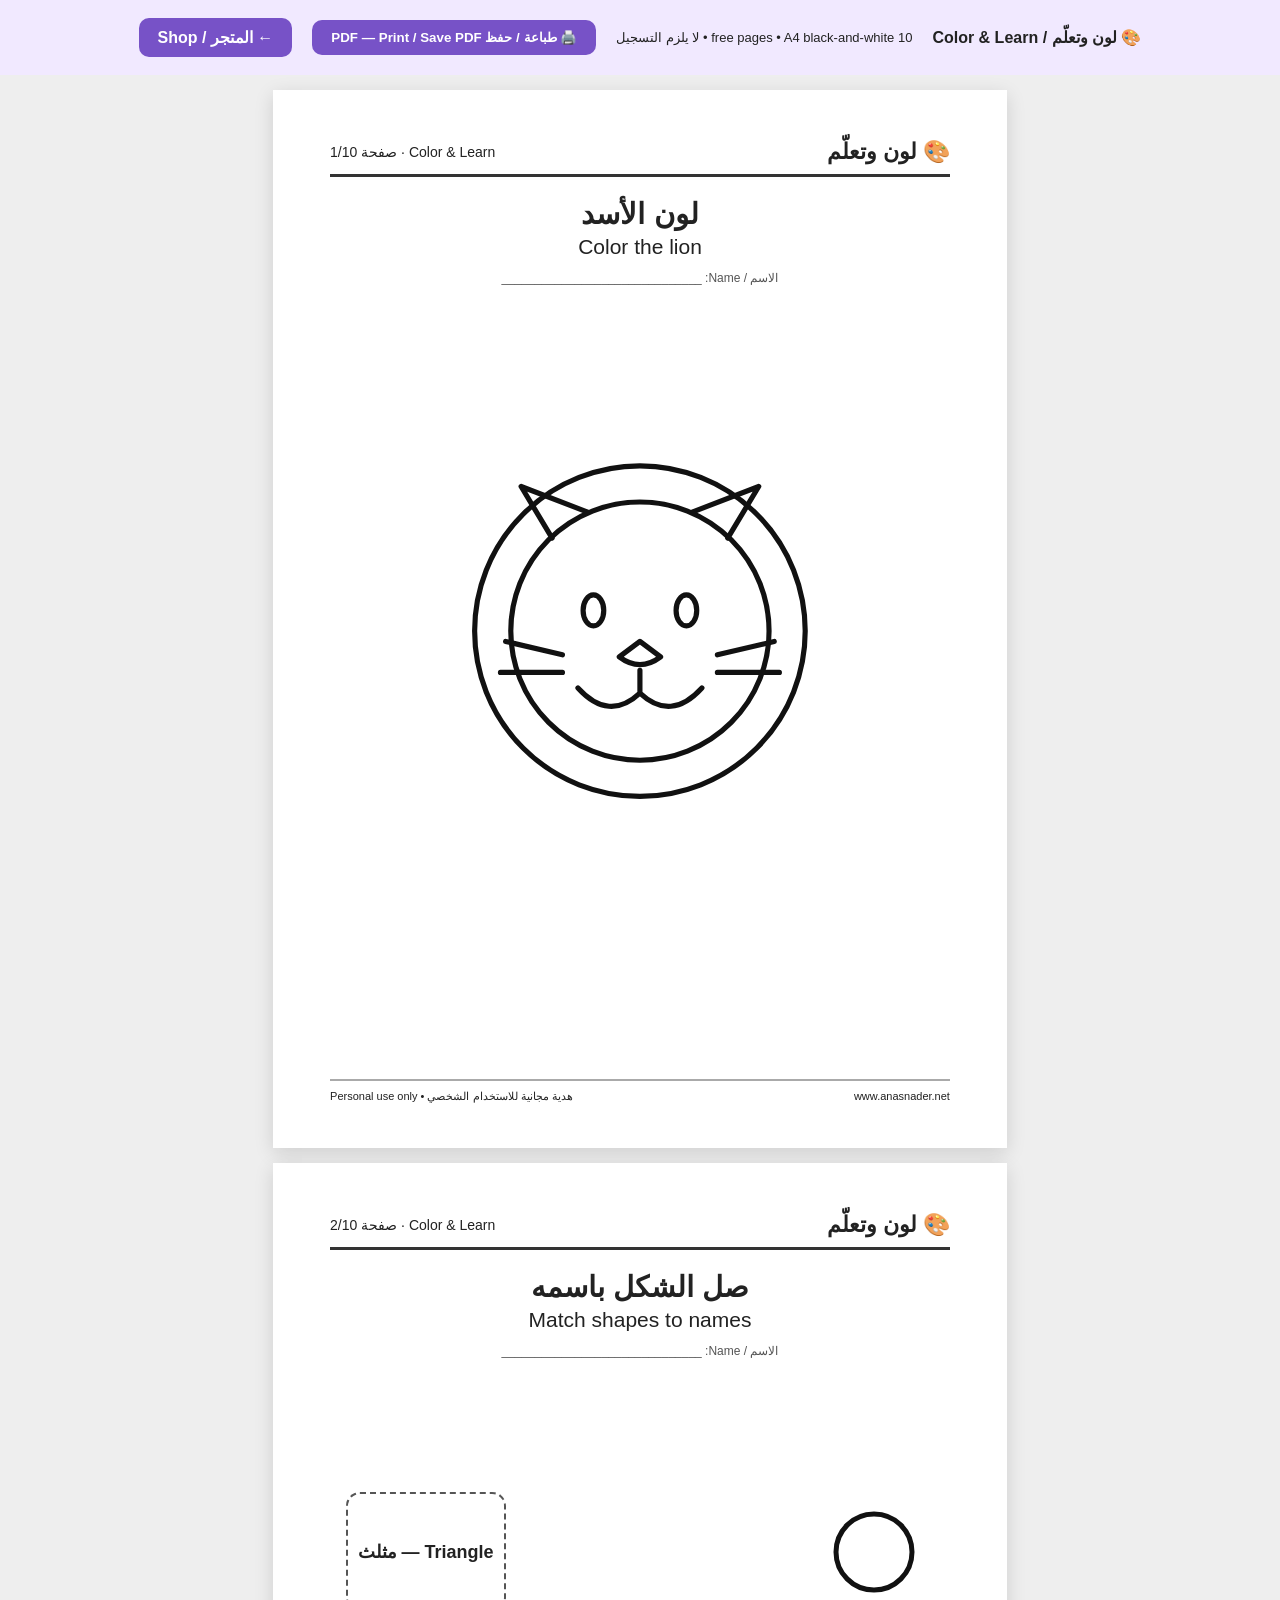
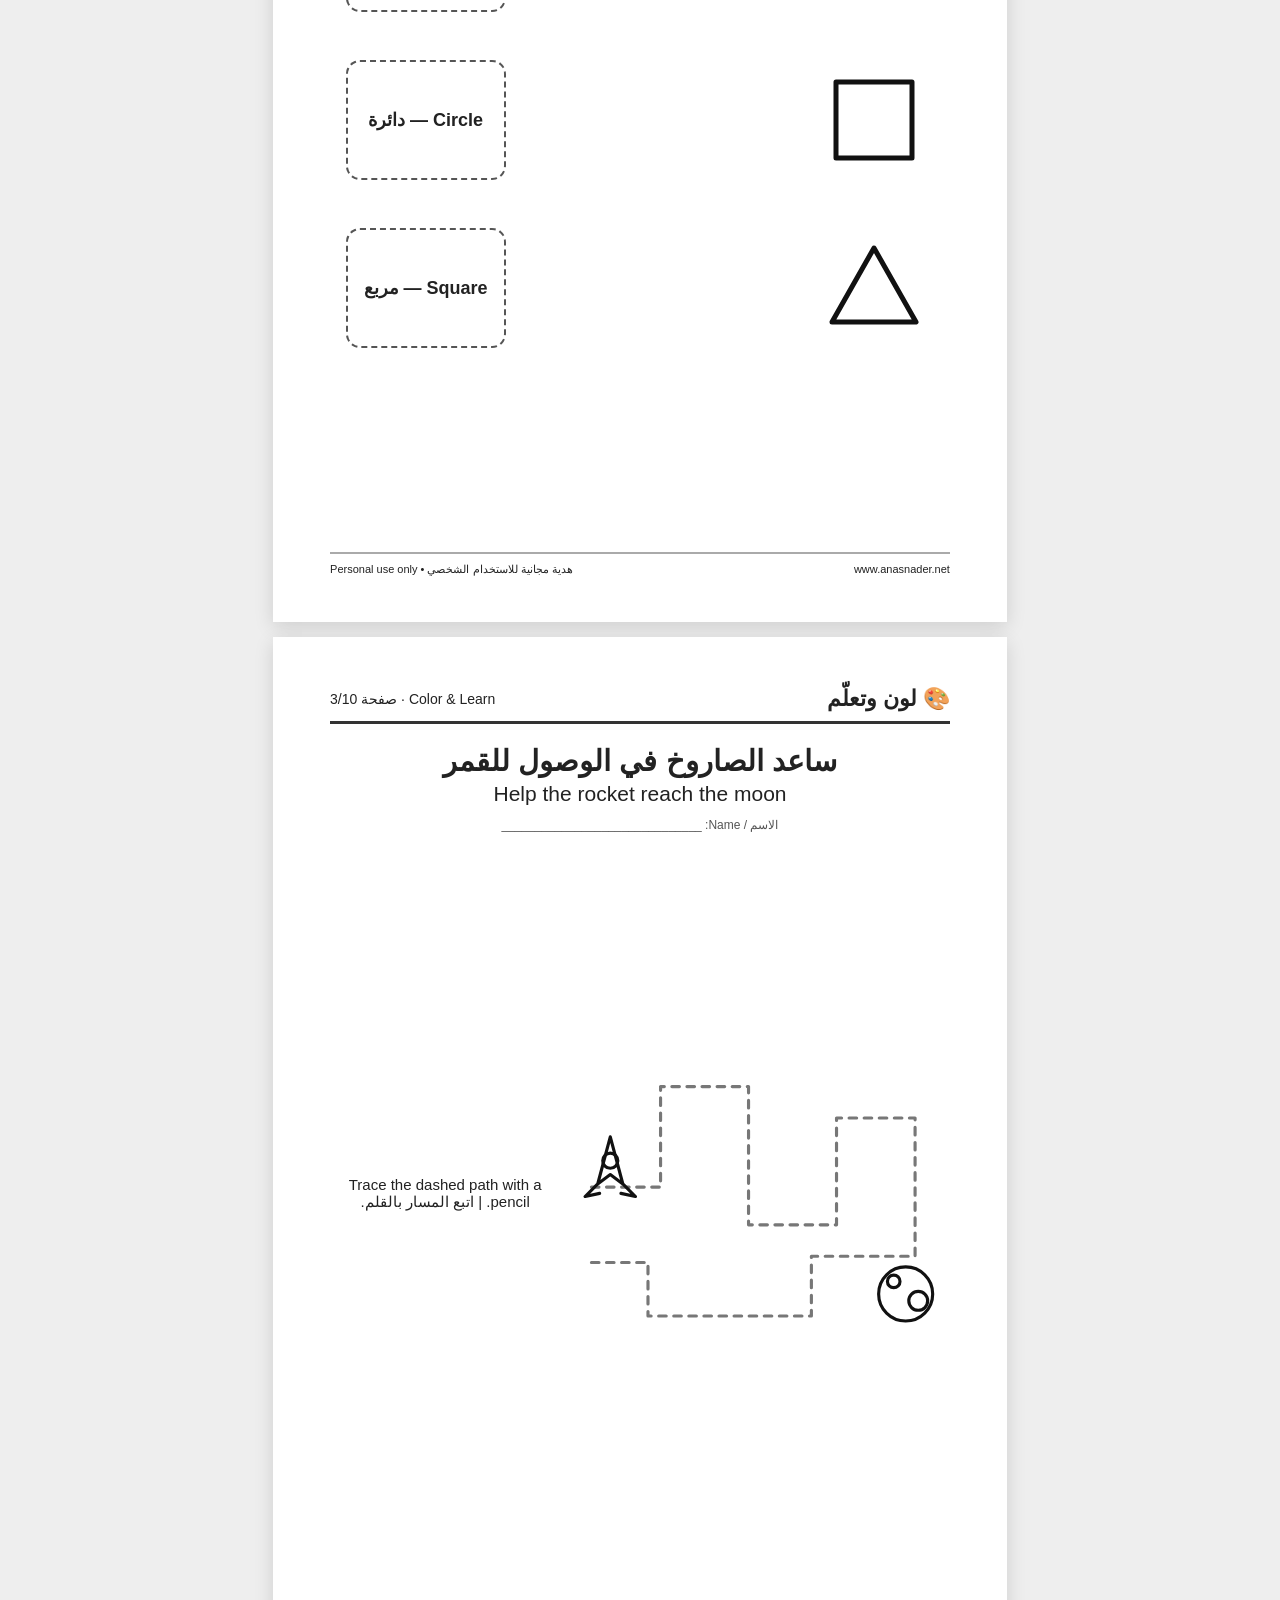
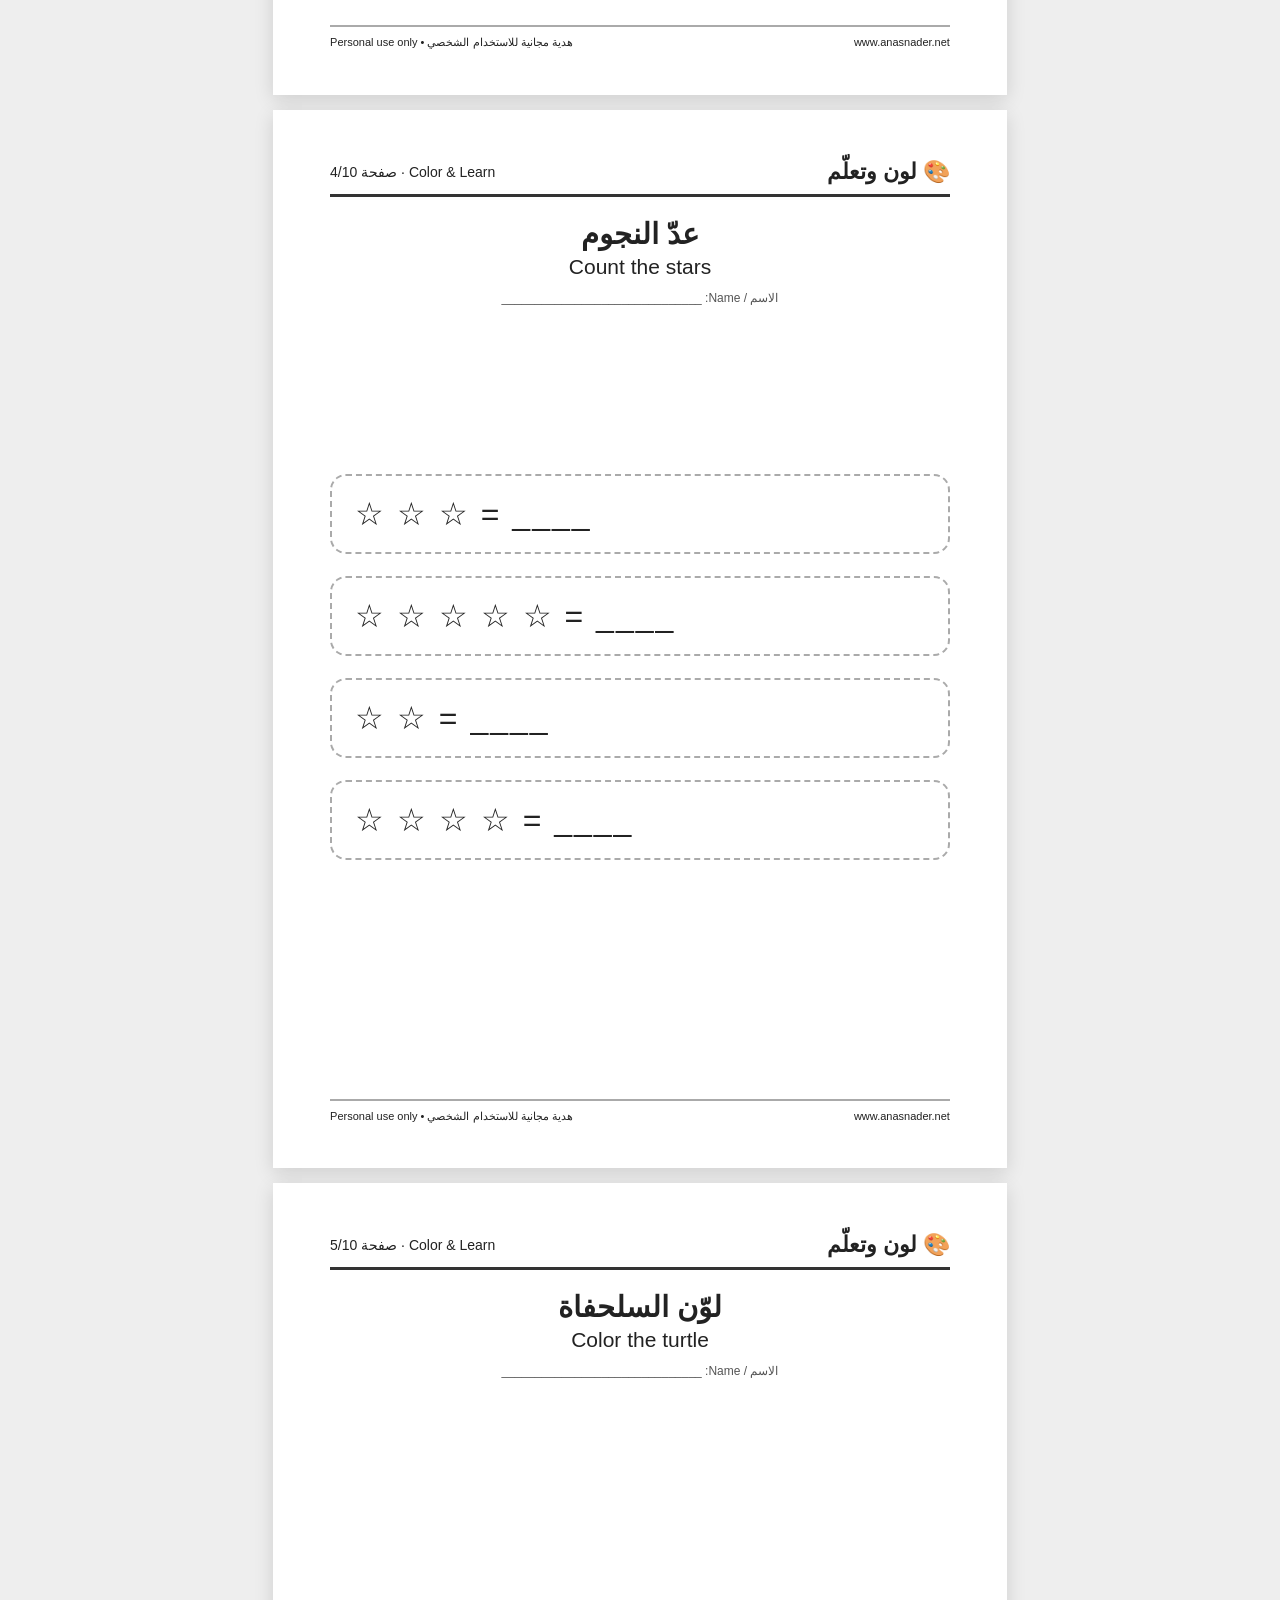
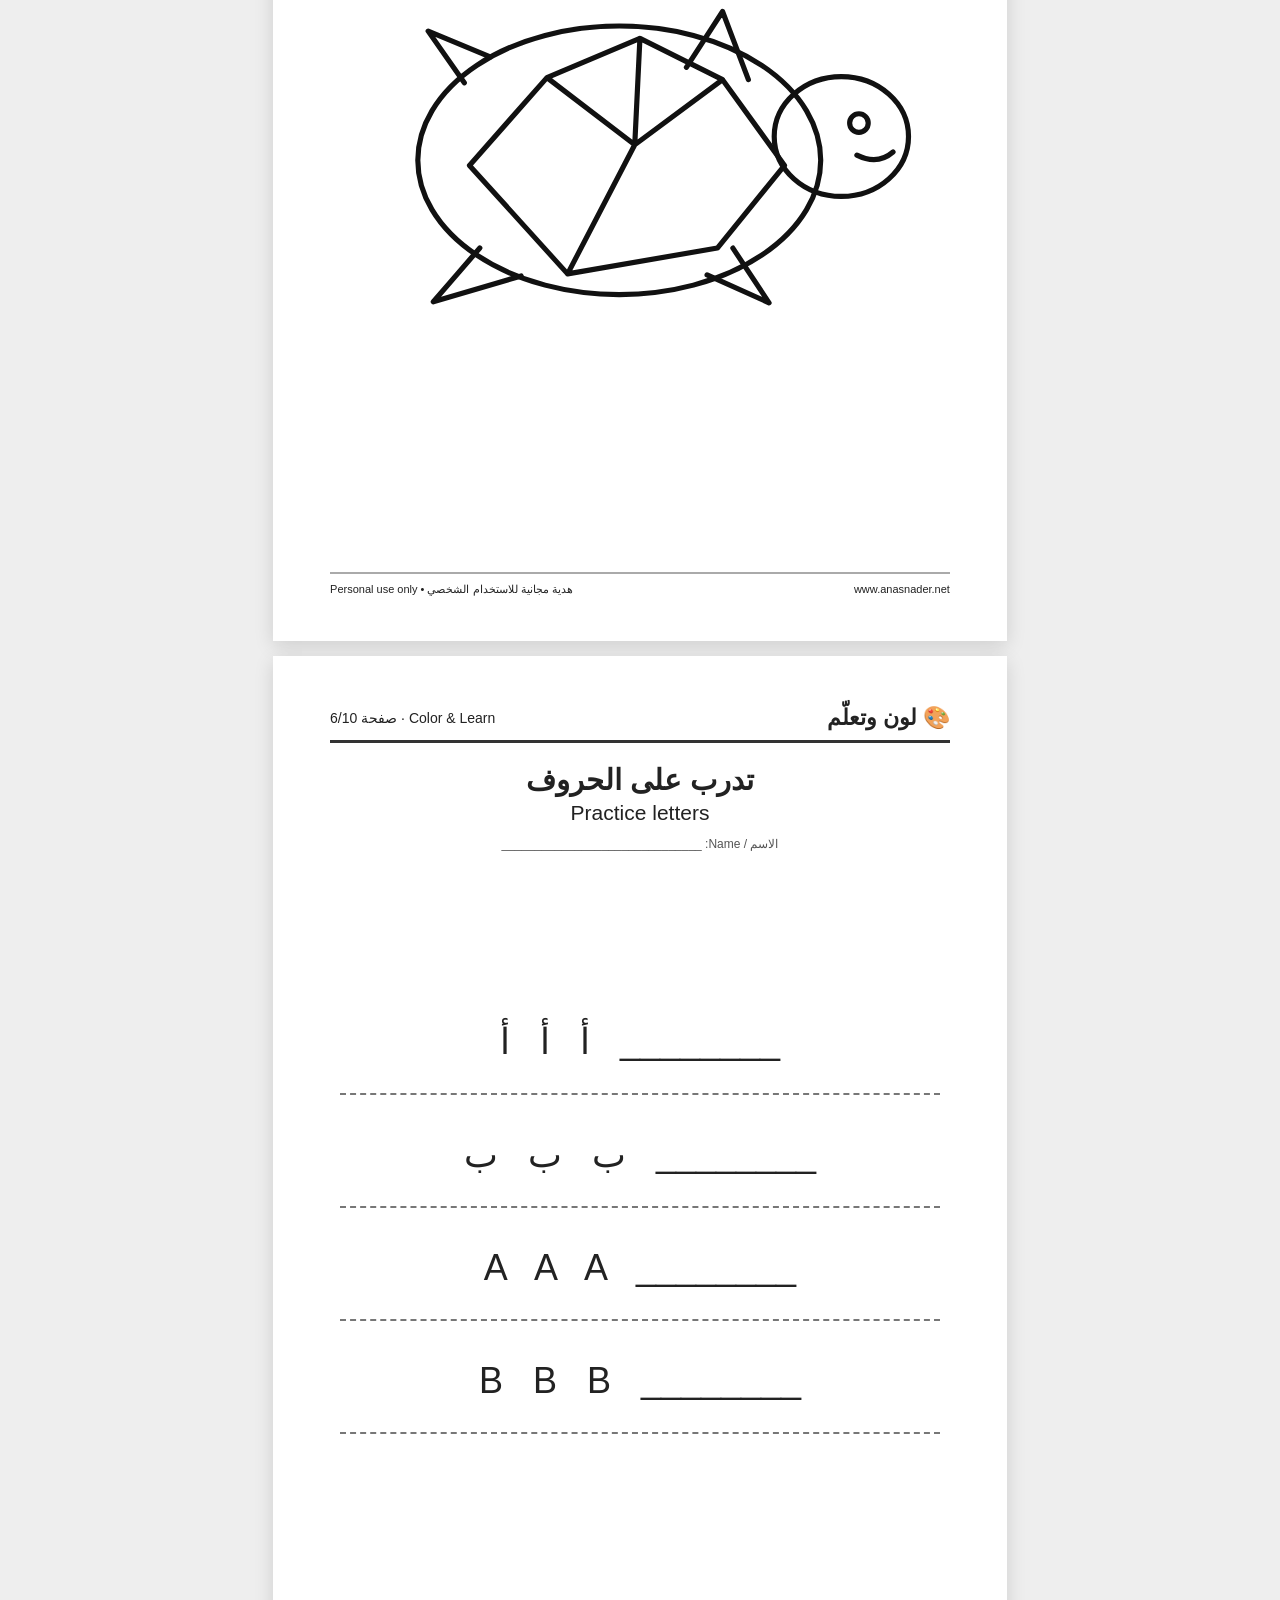
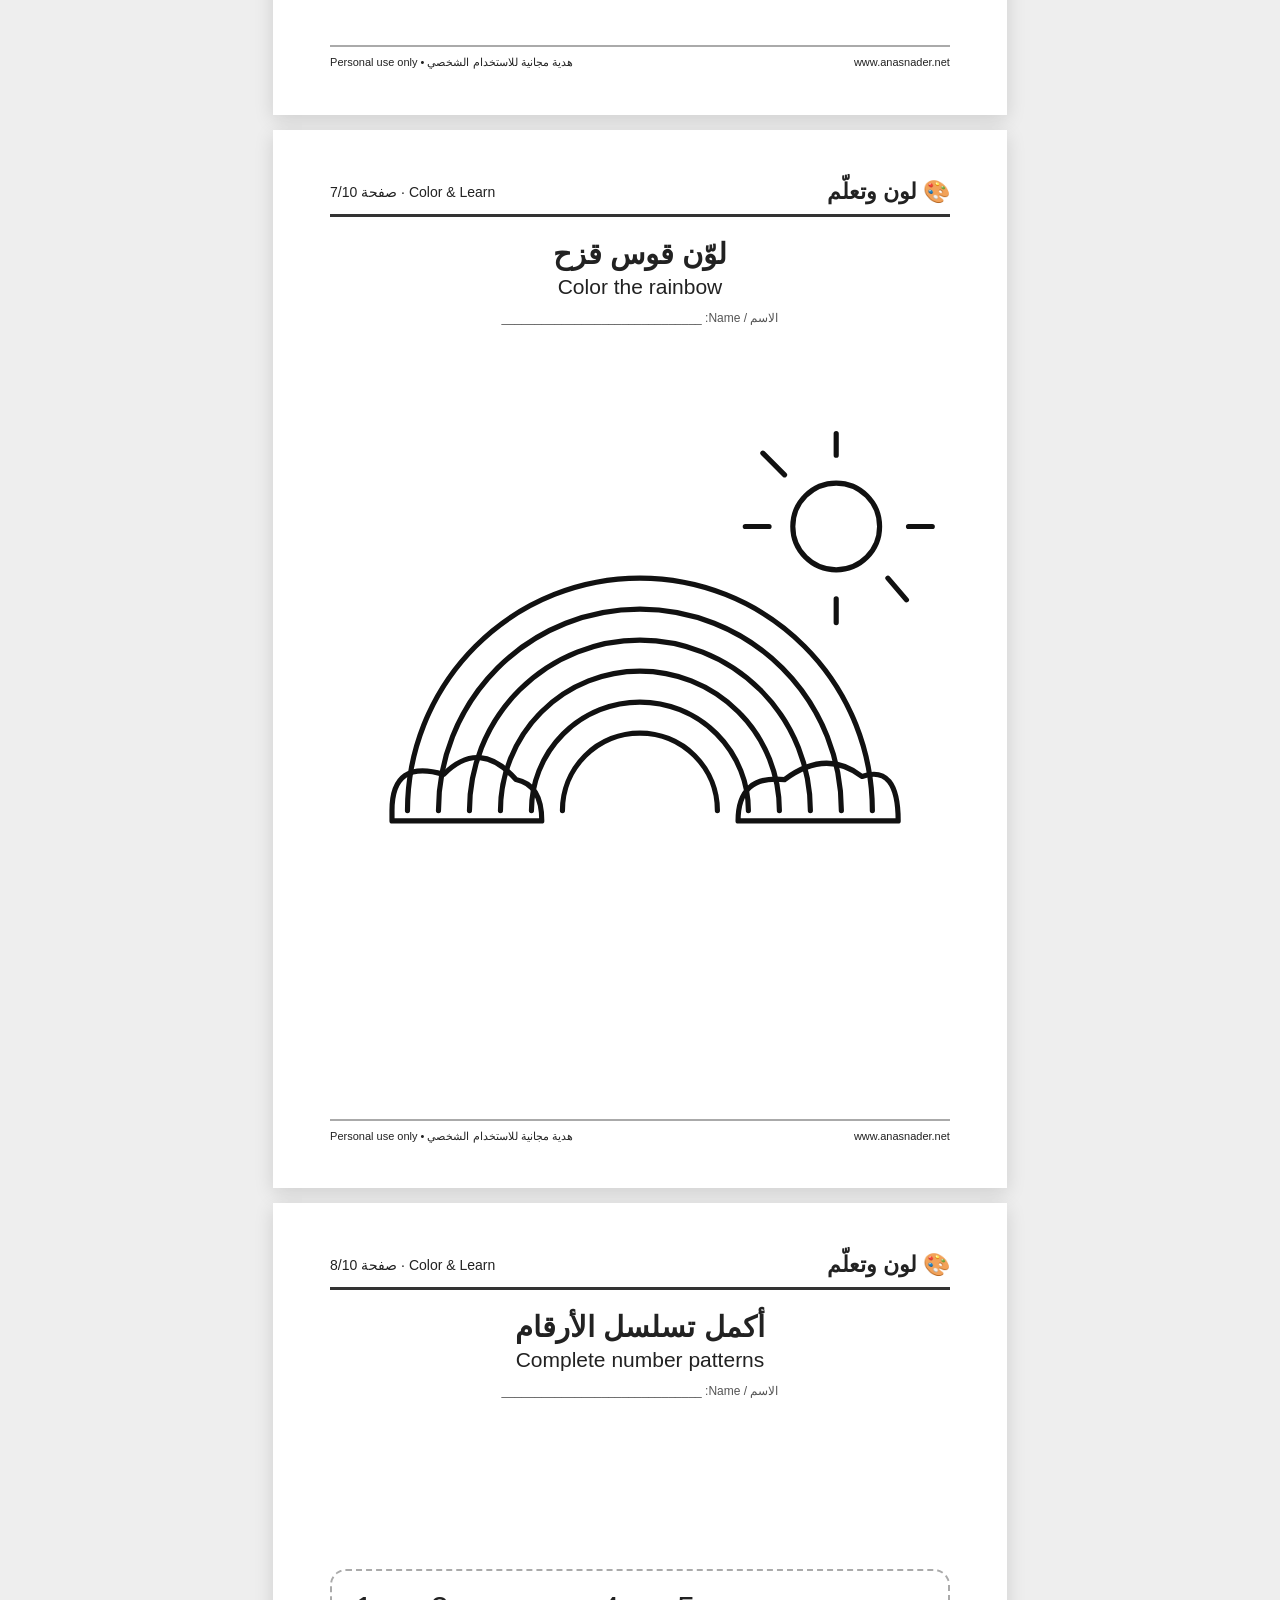
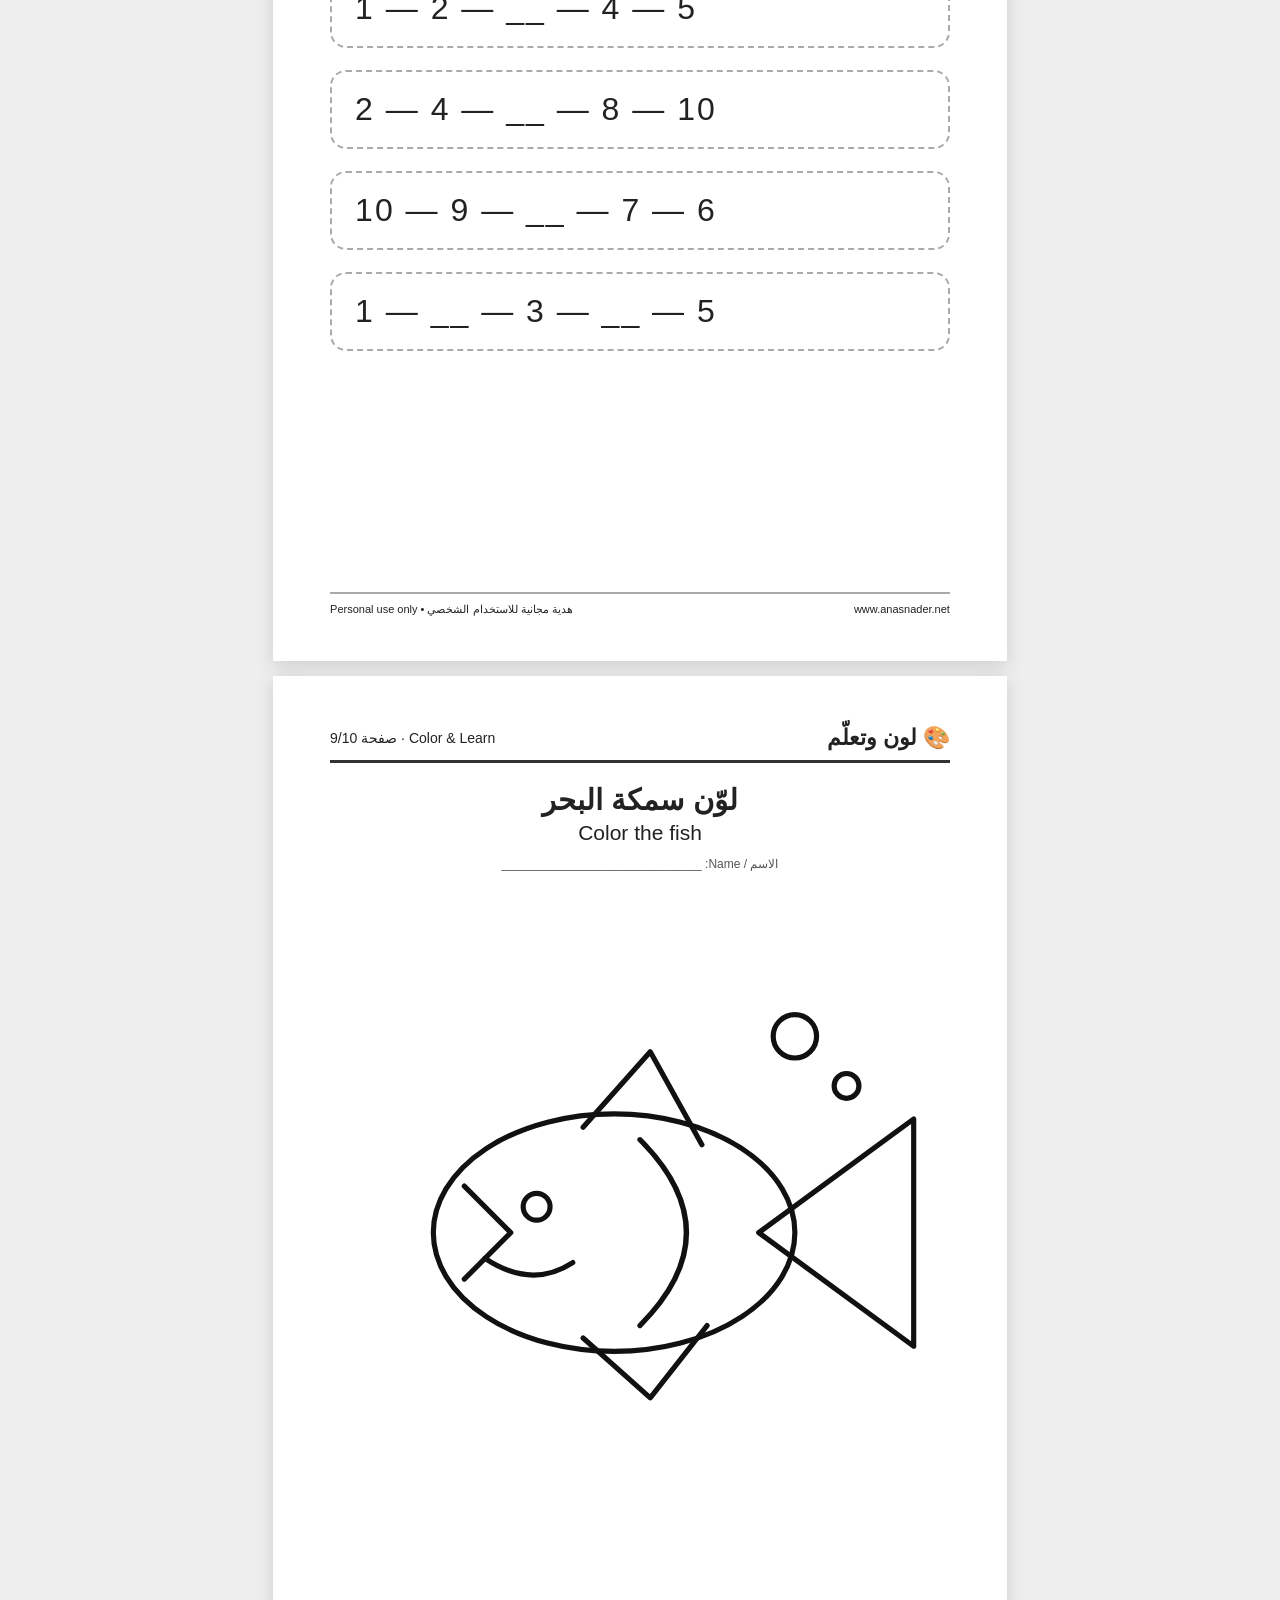
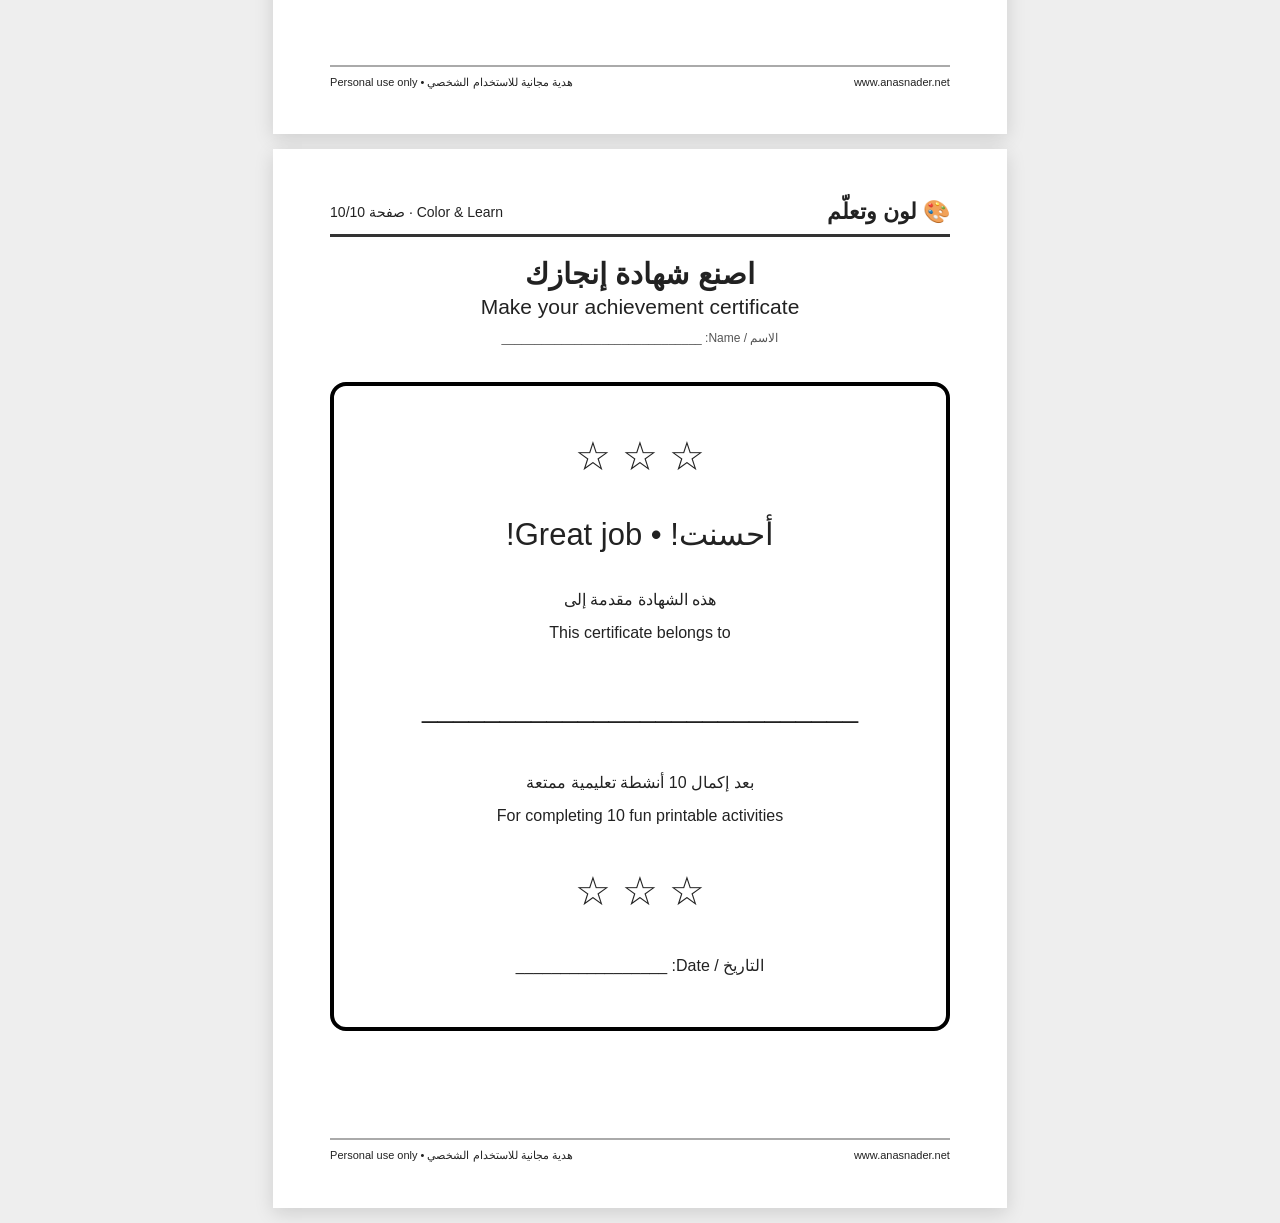
<file: sample/10-printable-activities.html>
<!doctype html><html lang="ar" dir="rtl"><head><meta charset="utf-8"><meta name="viewport" content="width=device-width,initial-scale=1"><title>لون وتعلّم | 10 أنشطة مجانية للطباعة — Color & Learn</title><style>@page{size:A4;margin:8mm}*{box-sizing:border-box}body{margin:0;background:#eee;font-family:Arial,Tahoma,sans-serif;color:#222}.toolbar{padding:18px;background:#f1e9ff;display:flex;justify-content:center;align-items:center;gap:20px;flex-wrap:wrap}.toolbar a,.toolbar button{padding:10px 19px;background:#7752c7;color:#fff;text-decoration:none;border:0;border-radius:10px;font-weight:700;cursor:pointer}.toolbar small{font-size:13px}.page{width:194mm;height:280mm;background:white;margin:15px auto;padding:13mm 15mm;box-shadow:0 5px 18px #0002;break-after:page;page-break-after:always;position:relative;overflow:hidden}.pageheader{display:flex;justify-content:space-between;align-items:center;border-bottom:3px solid #333;padding-bottom:9px;font-size:14px}.pageheader b{font-size:22px}.page h1{font-size:29px;text-align:center;margin:20px auto 0}.page h2{font-size:21px;text-align:center;margin:4px 0 0;font-weight:500}.task{text-align:center;font-size:15px}.activity{width:100%;height:185mm;display:flex;justify-content:center;align-items:center}.activity svg{max-height:100%;width:100%;fill:none;stroke:#111;stroke-width:5;stroke-linecap:round;stroke-linejoin:round}.pagefooter{position:absolute;bottom:12mm;left:15mm;right:15mm;border-top:2px solid #aaa;padding-top:9px;display:flex;justify-content:space-between;font-size:11px}.matching{width:95%;display:flex;justify-content:space-between;gap:35px;align-items:center}.shapes,.labels{display:grid;gap:48px}.shapes svg{height:120px;width:120px}.labels b{height:120px;display:grid;place-items:center;border:2px dashed #555;border-radius:14px;padding:10px;font-size:18px}.countRows{display:grid;gap:22px;font-size:32px;width:100%;direction:ltr}.countRows>div{border:2px dashed #aaa;border-radius:16px;padding:19px 23px;letter-spacing:2px}.trace{width:100%;font-size:36px;line-height:2.8;text-align:center;direction:ltr}.trace p{border-bottom:2px dashed #777;margin:10px}.certificate{width:100%;border:4px solid black;border-radius:16px;text-align:center;padding:28px;line-height:2.1}.certificate h2{font-size:31px}.certificate .write{font-size:28px;line-height:3}.star{font-size:40px}.note{font-size:12px;color:#555;text-align:center}.page:last-child{break-after:auto}@media screen and (max-width:750px){.page{transform-origin:top center;zoom:.65;margin:12px auto}.toolbar{position:sticky;top:0;z-index:20}}@media print{body{background:white}.toolbar{display:none}.page{margin:0;box-shadow:none;width:194mm;height:280mm;break-after:page;page-break-after:always}.page:last-child{break-after:auto}*{-webkit-print-color-adjust:exact;print-color-adjust:exact}}</style></head><body><div class="toolbar"><strong>🎨 لون وتعلّم / Color & Learn</strong><small>10 free pages • A4 black-and-white • لا يلزم التسجيل</small><button onclick="window.print()">🖨️ طباعة / حفظ PDF — Print / Save PDF</button><a href="../index.html">← المتجر / Shop</a></div><article class="page"><div class="pageheader"><b>🎨 لون وتعلّم</b><span>Color & Learn · صفحة 1/10</span></div><h1>لون الأسد</h1><h2 dir="ltr">Color the lion</h2><p class="note">الاسم / Name: ______________________________</p><div class="activity"><svg viewBox="0 0 600 520" aria-label="lion line art"><circle cx="300" cy="245" r="160"/><circle cx="300" cy="245" r="125"/><path d="M215 155 185 105 250 130 M385 155 415 105 350 130"/><ellipse cx="255" cy="225" rx="10" ry="15"/><ellipse cx="345" cy="225" rx="10" ry="15"/><path d="M280 270 Q300 285 320 270 L300 255 Z M300 283 L300 305 M300 305 Q270 333 240 300 M300 305 Q330 333 360 300 M225 268 L170 255 M225 285 L165 285 M375 268 L430 255 M375 285 L435 285"/></svg></div><div class="pagefooter"><span>www.anasnader.net</span><span>هدية مجانية للاستخدام الشخصي • Personal use only</span></div></article><article class="page"><div class="pageheader"><b>🎨 لون وتعلّم</b><span>Color & Learn · صفحة 2/10</span></div><h1>صل الشكل باسمه</h1><h2 dir="ltr">Match shapes to names</h2><p class="note">الاسم / Name: ______________________________</p><div class="activity"><div class="matching"><div class="shapes"><svg viewBox="0 0 120 120"><circle cx="60" cy="60" r="38"/></svg><svg viewBox="0 0 120 120"><rect x="22" y="22" width="76" height="76"/></svg><svg viewBox="0 0 120 120"><path d="M60 20L102 94H18Z"/></svg></div><div class="labels"><b>Triangle — مثلث</b><b>Circle — دائرة</b><b>Square — مربع</b></div></div></div><div class="pagefooter"><span>www.anasnader.net</span><span>هدية مجانية للاستخدام الشخصي • Personal use only</span></div></article><article class="page"><div class="pageheader"><b>🎨 لون وتعلّم</b><span>Color & Learn · صفحة 3/10</span></div><h1>ساعد الصاروخ في الوصول للقمر</h1><h2 dir="ltr">Help the rocket reach the moon</h2><p class="note">الاسم / Name: ______________________________</p><div class="activity"><svg viewBox="0 0 620 520"><path d="M50 250 H160 V90 H300 V310 H440 V140 H565 V360 H400 V455 H140 V370 H50" stroke-dasharray="12 12" stroke="#777" stroke-width="5" fill="none"/><g transform="translate(20 165)"><path d="M40 80L60 5 80 80 60 65Z M40 80L20 100 43 95 M80 80L100 100 77 95"/><circle cx="60" cy="43" r="12"/></g><g transform="translate(495 365)"><circle cx="55" cy="55" r="43"/><circle cx="36" cy="35" r="10"/><circle cx="75" cy="66" r="15"/></g></svg><p class="task">Trace the dashed path with a pencil. | اتبع المسار بالقلم.</p></div><div class="pagefooter"><span>www.anasnader.net</span><span>هدية مجانية للاستخدام الشخصي • Personal use only</span></div></article><article class="page"><div class="pageheader"><b>🎨 لون وتعلّم</b><span>Color & Learn · صفحة 4/10</span></div><h1>عدّ النجوم</h1><h2 dir="ltr">Count the stars</h2><p class="note">الاسم / Name: ______________________________</p><div class="activity"><div class="countRows"><div>☆ ☆ ☆ <span> = ____</span></div><div>☆ ☆ ☆ ☆ ☆ <span> = ____</span></div><div>☆ ☆ <span> = ____</span></div><div>☆ ☆ ☆ ☆ <span> = ____</span></div></div></div><div class="pagefooter"><span>www.anasnader.net</span><span>هدية مجانية للاستخدام الشخصي • Personal use only</span></div></article><article class="page"><div class="pageheader"><b>🎨 لون وتعلّم</b><span>Color & Learn · صفحة 5/10</span></div><h1>لوّن السلحفاة</h1><h2 dir="ltr">Color the turtle</h2><p class="note">الاسم / Name: ______________________________</p><div class="activity"><svg viewBox="0 0 600 520"><ellipse cx="280" cy="280" rx="195" ry="130"/><ellipse cx="495" cy="257" rx="65" ry="58"/><circle cx="512" cy="244" r="9"/><path d="M510 275 Q530 285 545 272 M130 205 L95 155 L155 180 M145 365 L100 417 L185 392 M390 365 L425 418 L365 391 M345 190 L380 136 L405 202 M135 285 L210 200 L295 265 L230 390 Z M295 265 L380 202 L440 285 L375 365 L230 390 M210 200L300 162 380 202 M295 265L300 162"/></svg></div><div class="pagefooter"><span>www.anasnader.net</span><span>هدية مجانية للاستخدام الشخصي • Personal use only</span></div></article><article class="page"><div class="pageheader"><b>🎨 لون وتعلّم</b><span>Color & Learn · صفحة 6/10</span></div><h1>تدرب على الحروف</h1><h2 dir="ltr">Practice letters</h2><p class="note">الاسم / Name: ______________________________</p><div class="activity"><div class="trace"><p>أ &nbsp; أ &nbsp; أ &nbsp; ________</p><p>ب &nbsp; ب &nbsp; ب &nbsp; ________</p><p>A &nbsp; A &nbsp; A &nbsp; ________</p><p>B &nbsp; B &nbsp; B &nbsp; ________</p></div></div><div class="pagefooter"><span>www.anasnader.net</span><span>هدية مجانية للاستخدام الشخصي • Personal use only</span></div></article><article class="page"><div class="pageheader"><b>🎨 لون وتعلّم</b><span>Color & Learn · صفحة 7/10</span></div><h1>لوّن قوس قزح</h1><h2 dir="ltr">Color the rainbow</h2><p class="note">الاسم / Name: ______________________________</p><div class="activity"><svg viewBox="0 0 600 520"><path d="M75 380 A225 225 0 0 1 525 380"/><path d="M105 380 A195 195 0 0 1 495 380"/><path d="M135 380 A165 165 0 0 1 465 380"/><path d="M165 380 A135 135 0 0 1 435 380"/><path d="M195 380 A105 105 0 0 1 405 380"/><path d="M225 380 A75 75 0 0 1 375 380"/><path d="M60 380Q60 330 110 345 Q145 310 180 350 Q205 355 205 390 L60 390Z M395 390Q395 345 440 350 Q480 320 515 347 Q550 335 550 390Z"/><circle cx="490" cy="105" r="42"/><path d="M490 36V15 M490 175V198 M425 105H402 M560 105H583 M440 55L419 34 M540 155L558 176"/></svg></div><div class="pagefooter"><span>www.anasnader.net</span><span>هدية مجانية للاستخدام الشخصي • Personal use only</span></div></article><article class="page"><div class="pageheader"><b>🎨 لون وتعلّم</b><span>Color & Learn · صفحة 8/10</span></div><h1>أكمل تسلسل الأرقام</h1><h2 dir="ltr">Complete number patterns</h2><p class="note">الاسم / Name: ______________________________</p><div class="activity"><div class="countRows"><div>1 — 2 — __ — 4 — 5</div><div>2 — 4 — __ — 8 — 10</div><div>10 — 9 — __ — 7 — 6</div><div>1 — __ — 3 — __ — 5</div></div></div><div class="pagefooter"><span>www.anasnader.net</span><span>هدية مجانية للاستخدام الشخصي • Personal use only</span></div></article><article class="page"><div class="pageheader"><b>🎨 لون وتعلّم</b><span>Color & Learn · صفحة 9/10</span></div><h1>لوّن سمكة البحر</h1><h2 dir="ltr">Color the fish</h2><p class="note">الاسم / Name: ______________________________</p><div class="activity"><svg viewBox="0 0 600 520"><ellipse cx="275" cy="260" rx="175" ry="115"/><path d="M415 260 L565 150 L565 370Z M245 158 L310 85 L360 175 M245 362 L310 420 L365 350 M175 260 L130 215 M175 260 L130 305"/><circle cx="200" cy="235" r="13"/><path d="M150 285 Q195 315 235 289 M300 170 Q390 260 300 350"/><circle cx="450" cy="70" r="21"/><circle cx="500" cy="118" r="12"/></svg></div><div class="pagefooter"><span>www.anasnader.net</span><span>هدية مجانية للاستخدام الشخصي • Personal use only</span></div></article><article class="page"><div class="pageheader"><b>🎨 لون وتعلّم</b><span>Color & Learn · صفحة 10/10</span></div><h1>اصنع شهادة إنجازك</h1><h2 dir="ltr">Make your achievement certificate</h2><p class="note">الاسم / Name: ______________________________</p><div class="activity"><div class="certificate"><div class="star">☆ ☆ ☆</div><h2>أحسنت! • Great job!</h2><p>هذه الشهادة مقدمة إلى<br>This certificate belongs to</p><div class="write">____________________________</div><p>بعد إكمال 10 أنشطة تعليمية ممتعة<br>For completing 10 fun printable activities</p><div class="star">☆ ☆ ☆</div><p>التاريخ / Date: _________________</p></div></div><div class="pagefooter"><span>www.anasnader.net</span><span>هدية مجانية للاستخدام الشخصي • Personal use only</span></div></article></body></html>
</file>
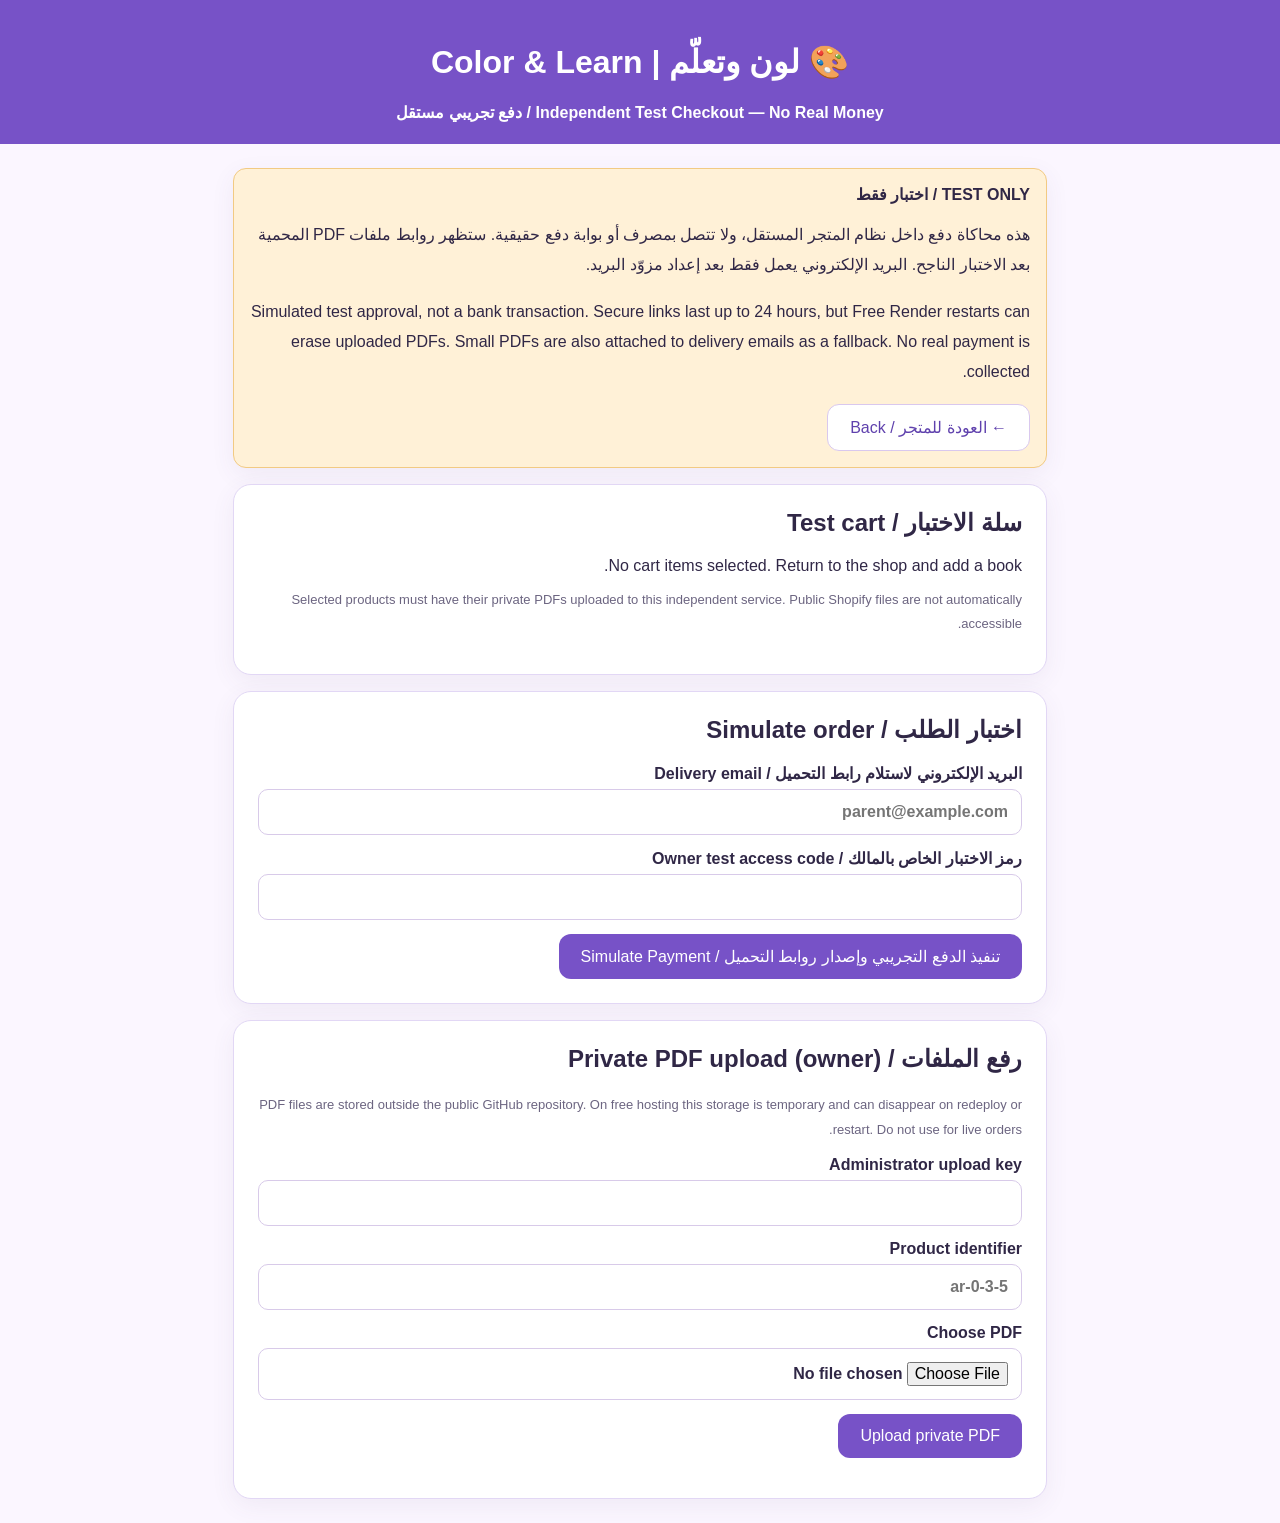
<file: standalone/checkout.html>
<!doctype html><html lang="ar" dir="rtl"><head><meta charset="utf-8"><meta name="viewport" content="width=device-width,initial-scale=1"><title>تجربة الدفع المستقلة | Color & Learn</title><style>*{box-sizing:border-box}body{font:16px Cairo,Arial,sans-serif;background:#fbf6ff;margin:0;color:#302746}header{background:#7752c7;color:white;padding:22px;text-align:center}main{max-width:850px;margin:24px auto;padding:0 18px}.card{background:white;padding:24px;border:1px solid #e2d7f5;border-radius:18px;margin:16px 0;box-shadow:0 7px 25px #51416d12}h2{margin-top:0}p{line-height:1.9}label{display:block;margin:14px 0;font-weight:700}input{width:100%;padding:13px;border-radius:10px;border:1px solid #d8cae9;margin-top:6px;font:inherit}button,.btn{display:inline-block;padding:13px 22px;background:#7752c7;color:white;border:0;border-radius:12px;font-weight:800;font:inherit;cursor:pointer;text-decoration:none}button:disabled{opacity:.5;cursor:wait}.warning{background:#fff1d7;border:1px solid #f2ca83;border-radius:13px;padding:16px}.muted{color:#6c6581;font-size:13px}.row{display:flex;gap:10px;flex-wrap:wrap}.row>*{flex:1}.item{padding:9px 0;border-bottom:1px solid #eee}.link{word-break:break-all;color:#6c43c5}.ok{color:#137450}.err{color:#b52a41}.badge{font-weight:800;color:#aa3a4f}#result{line-height:1.9}select{padding:9px;border:1px solid #aaa;border-radius:10px}small{color:#755}</style></head><body><header><h1>🎨 لون وتعلّم | Color & Learn</h1><b>Independent Test Checkout — No Real Money / دفع تجريبي مستقل</b></header><main><div class="card warning"><strong>TEST ONLY / اختبار فقط</strong><p>هذه محاكاة دفع داخل نظام المتجر المستقل، ولا تتصل بمصرف أو بوابة دفع حقيقية. ستظهر روابط ملفات PDF المحمية بعد الاختبار الناجح. البريد الإلكتروني يعمل فقط بعد إعداد مزوّد البريد.</p><p>Simulated test approval, not a bank transaction. Secure links last up to 24 hours, but Free Render restarts can erase uploaded PDFs. Small PDFs are also attached to delivery emails as a fallback. No real payment is collected.</p><a class="btn" href="/" style="background:#fff;color:#5f41ad;border:1px solid #d9c8ee">← العودة للمتجر / Back</a></div>
<div class="card"><h2>سلة الاختبار / Test cart</h2><div id="items"></div><p class="muted">Selected products must have their private PDFs uploaded to this independent service. Public Shopify files are not automatically accessible.</p></div>
<div class="card"><h2>اختبار الطلب / Simulate order</h2><form id="orderForm"><label>البريد الإلكتروني لاستلام رابط التحميل / Delivery email<input id="email" type="email" autocomplete="email" required placeholder="parent@example.com"></label><label>رمز الاختبار الخاص بالمالك / Owner test access code<input id="testCode" type="password" autocomplete="off" required></label><button id="checkout" type="submit">تنفيذ الدفع التجريبي وإصدار روابط التحميل / Simulate Payment</button></form><div id="result" role="status"></div></div>
<div class="card"><h2>رفع الملفات / Private PDF upload (owner)</h2><p class="muted">PDF files are stored outside the public GitHub repository. On free hosting this storage is temporary and can disappear on redeploy or restart. Do not use for live orders.</p><label>Administrator upload key<input type="password" id="adminKey" autocomplete="off"></label><label>Product identifier<input id="productId" placeholder="ar-0-3-5"></label><label>Choose PDF<input id="file" type="file" accept="application/pdf,.pdf"></label><button id="uploadBtn" type="button">Upload private PDF</button><p id="uploadResult" role="status"></p></div></main><script>
const catalog=JSON.parse(localStorage.getItem('cl-cart')||'[]');const valid=id=>/^(ar|en)-[0-9]+-(3-5|5-8)$/.test(id)||/^bundle-[0-9]+-(3-5|5-8)$/.test(id);
let items=catalog.filter(x=>valid(x.id)&&Number.isInteger(x.qty)&&x.qty>0).slice(0,20);const box=document.getElementById('items');
if(!items.length){box.textContent='No cart items selected. Return to the shop and add a book.';}else{items.forEach(x=>{let d=document.createElement('div');d.className='item';d.textContent=x.id+' × '+x.qty;box.append(d)});}
const setMessage=(id,msg,ok)=>{const e=document.getElementById(id);e.textContent=msg;e.className=ok?'ok':'err';};
document.getElementById('orderForm').onsubmit=async e=>{e.preventDefault();let btn=document.getElementById('checkout');btn.disabled=true;const result=document.getElementById('result');result.replaceChildren();try{let r=await fetch('/api/test/checkout',{method:'POST',headers:{'content-type':'application/json'},body:JSON.stringify({email:document.getElementById('email').value,testCode:document.getElementById('testCode').value,items})});let v=await r.json();if(!r.ok)throw Error(v.error+(v.missing?' Missing: '+v.missing.join(', '):''));let p=document.createElement('p');p.textContent='✓ SIMULATED TEST APPROVED — No money charged. Order '+v.order;result.append(p);for(const link of v.links){let a=document.createElement('a');a.href=link.url;a.textContent='⬇ Download '+link.name;a.className='link';a.style.display='block';a.rel='noopener';result.append(a)}let email=document.createElement('p');email.textContent=v.email.sent?'✓ Email sent to customer'+(v.email.messageId?' (reference '+v.email.messageId+')':''):'Email not sent: '+(v.email.reason||'Not configured');result.append(email);}catch(err){setMessage('result',err.message,false)}finally{btn.disabled=false}};
document.getElementById('uploadBtn').onclick=async()=>{const f=document.getElementById('file').files[0],id=document.getElementById('productId').value.trim(),key=document.getElementById('adminKey').value;if(!f||!valid(id)||!key){setMessage('uploadResult','Select a PDF, valid product ID and admin key.',false);return}if(f.size>18*1024*1024){setMessage('uploadResult','Maximum 18 MB per PDF.',false);return}const b=await f.arrayBuffer();const bytes=new Uint8Array(b);let str='';for(let i=0;i<bytes.length;i+=8192)str+=String.fromCharCode(...bytes.subarray(i,i+8192));try{const r=await fetch('/api/admin/upload',{method:'POST',headers:{'content-type':'application/json','authorization':'Bearer '+key},body:JSON.stringify({productId:id,base64:btoa(str)})});const data=await r.json();setMessage('uploadResult',r.ok?'Uploaded '+id+' ('+data.bytes+' bytes). Storage is temporary.':data.error,r.ok)}catch(e){setMessage('uploadResult','Upload failed: '+e.message,false)}};
</script></body></html>
</file>
